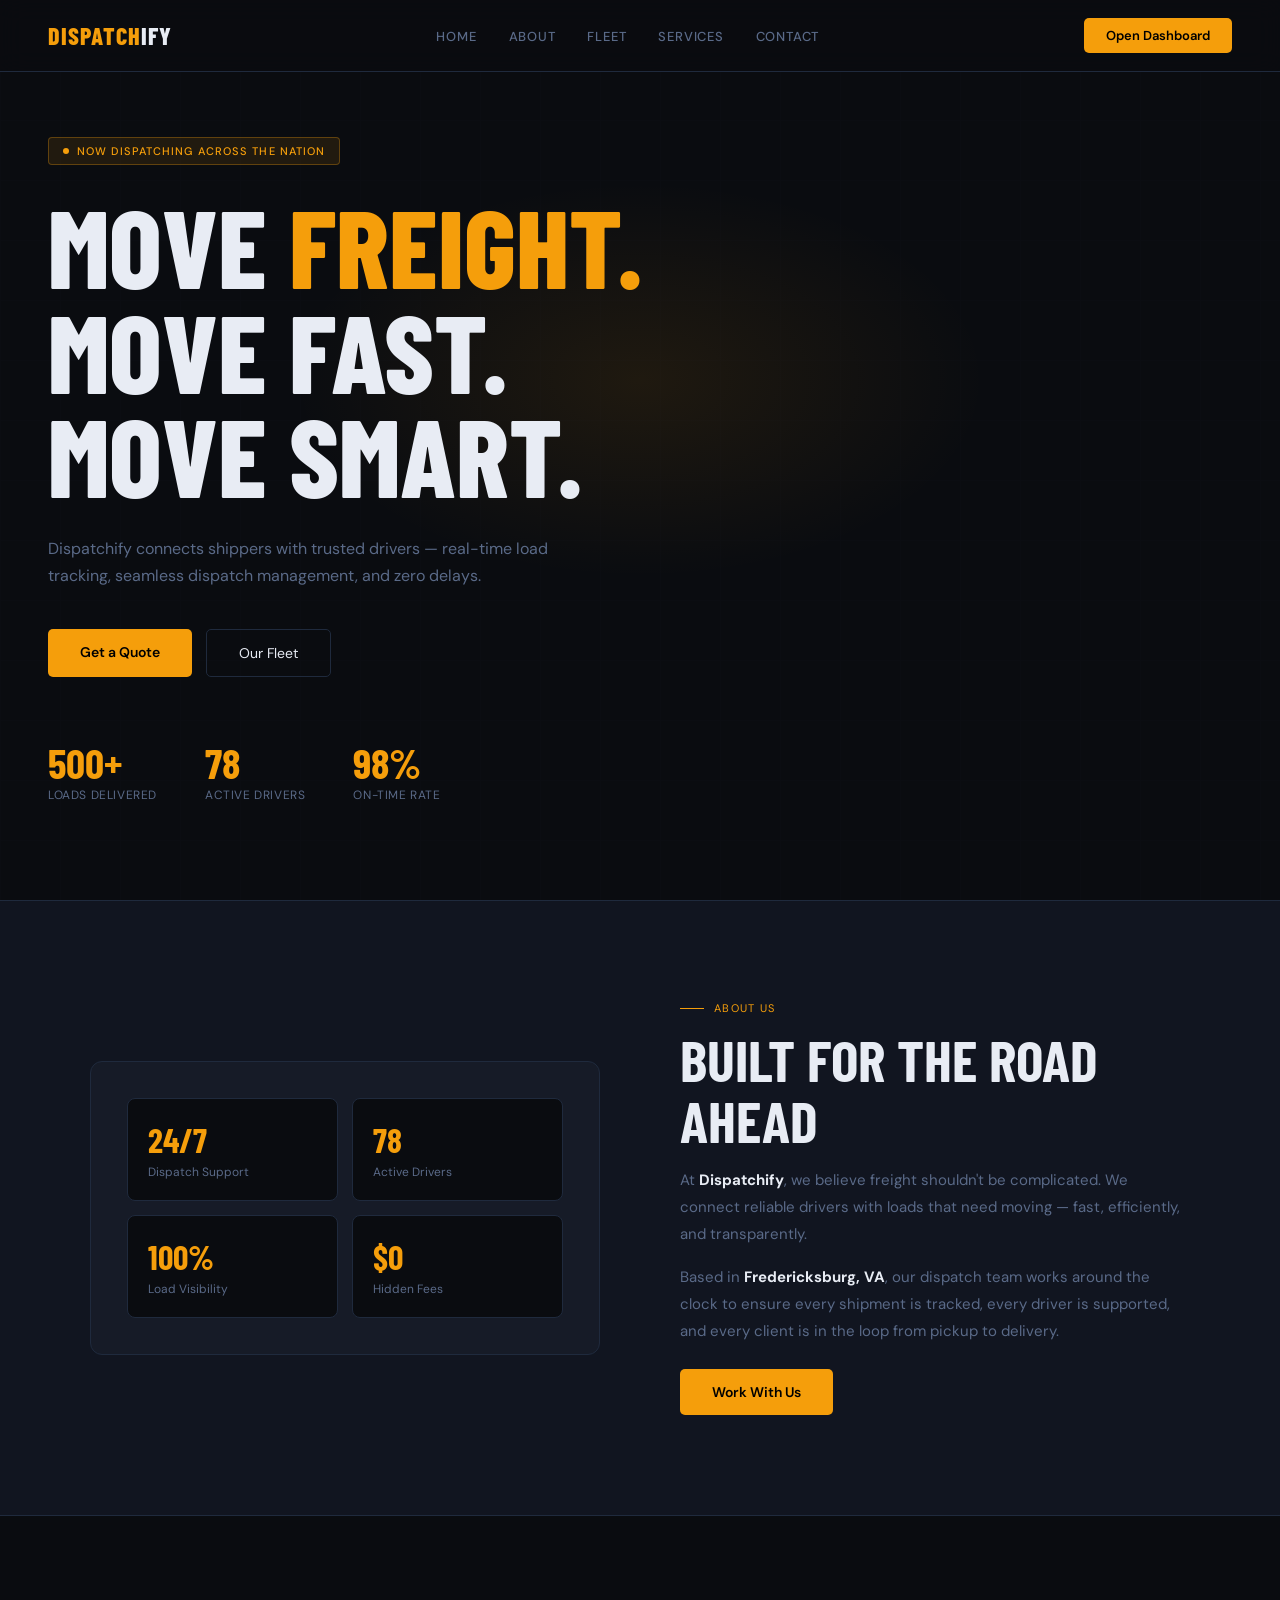
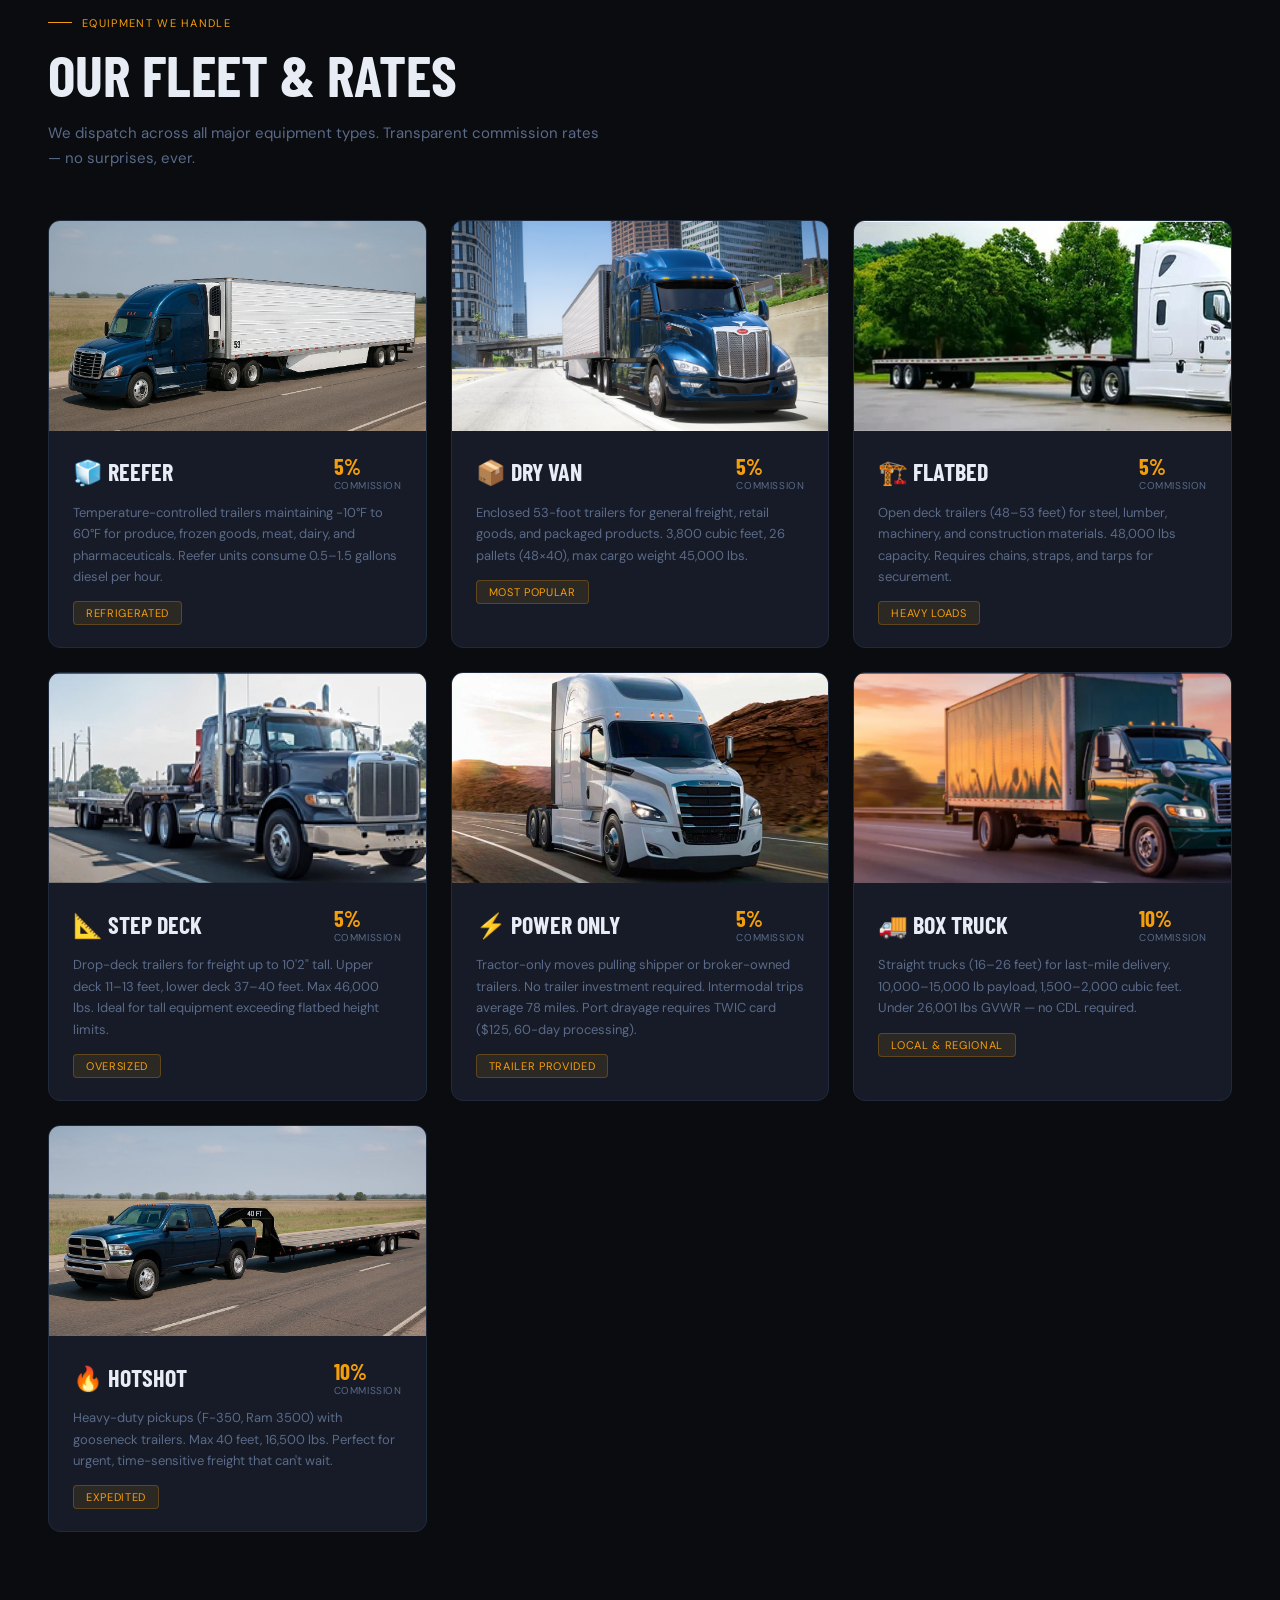
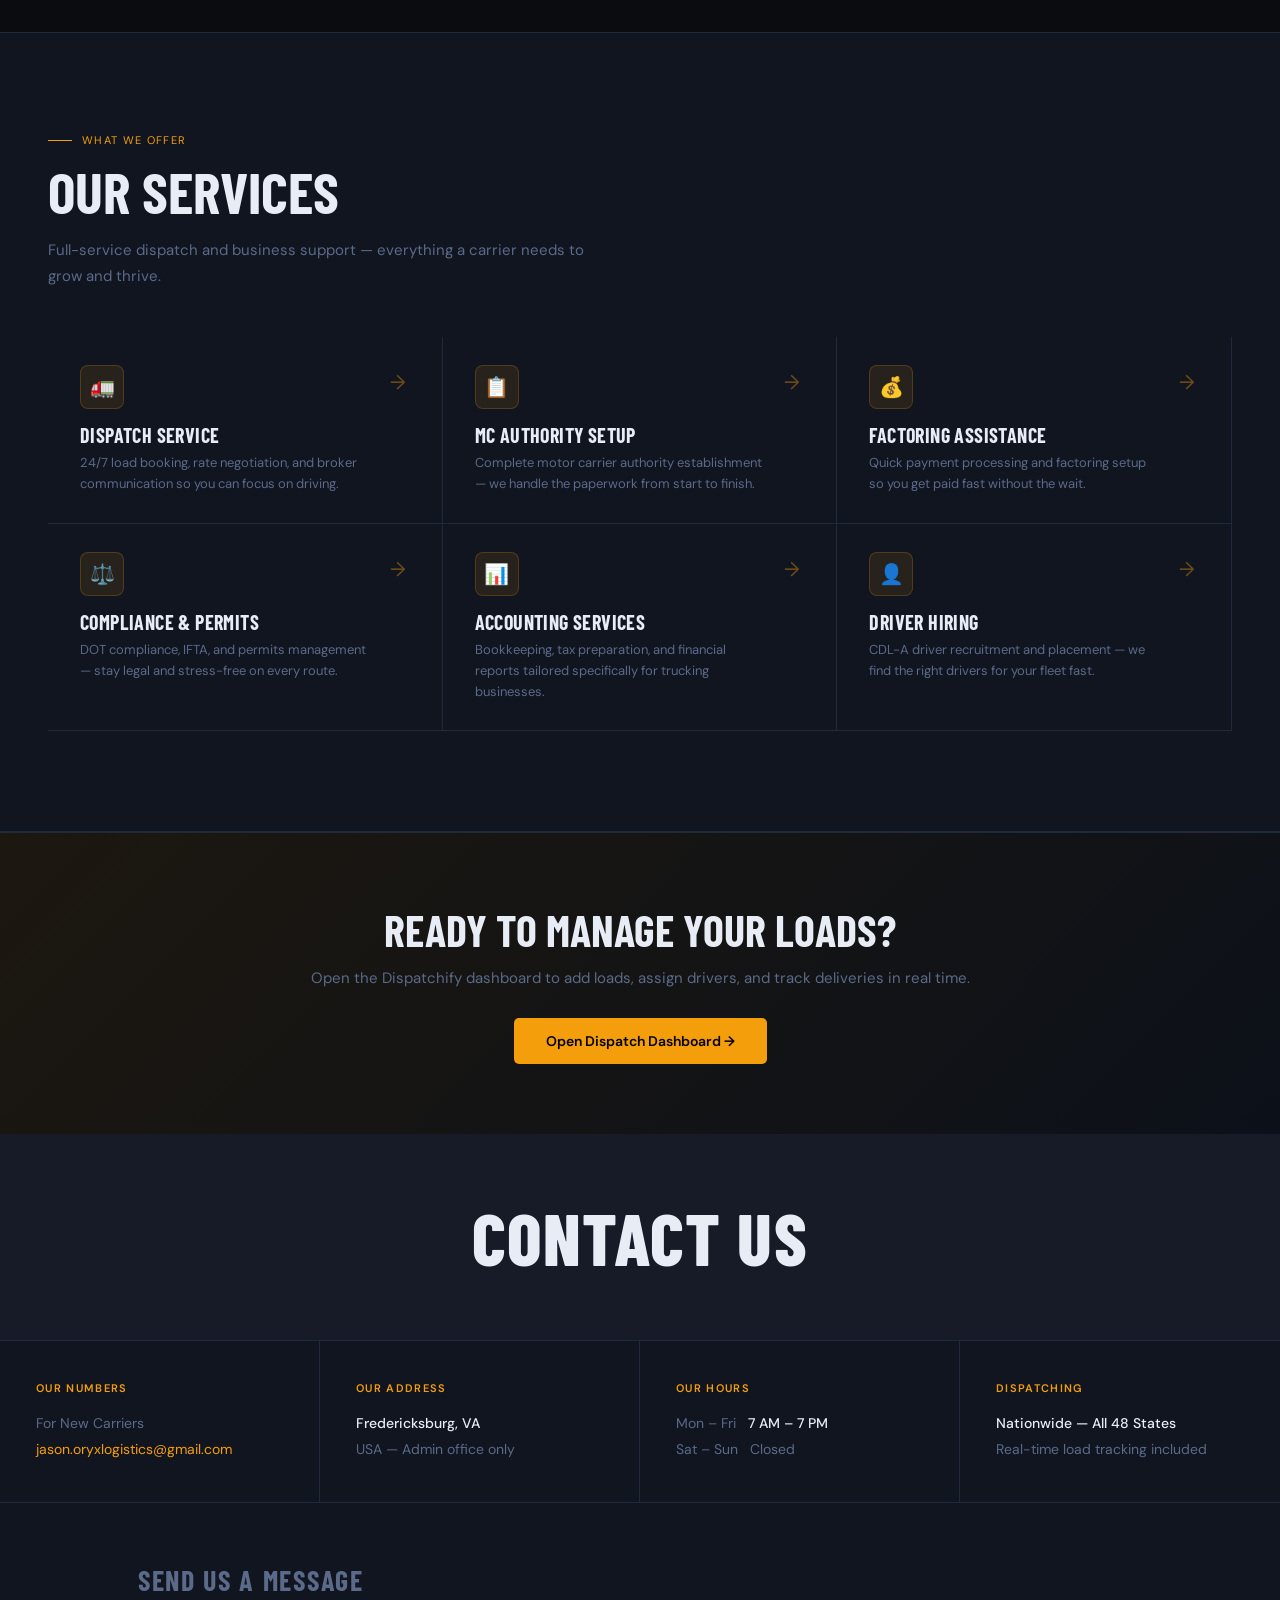
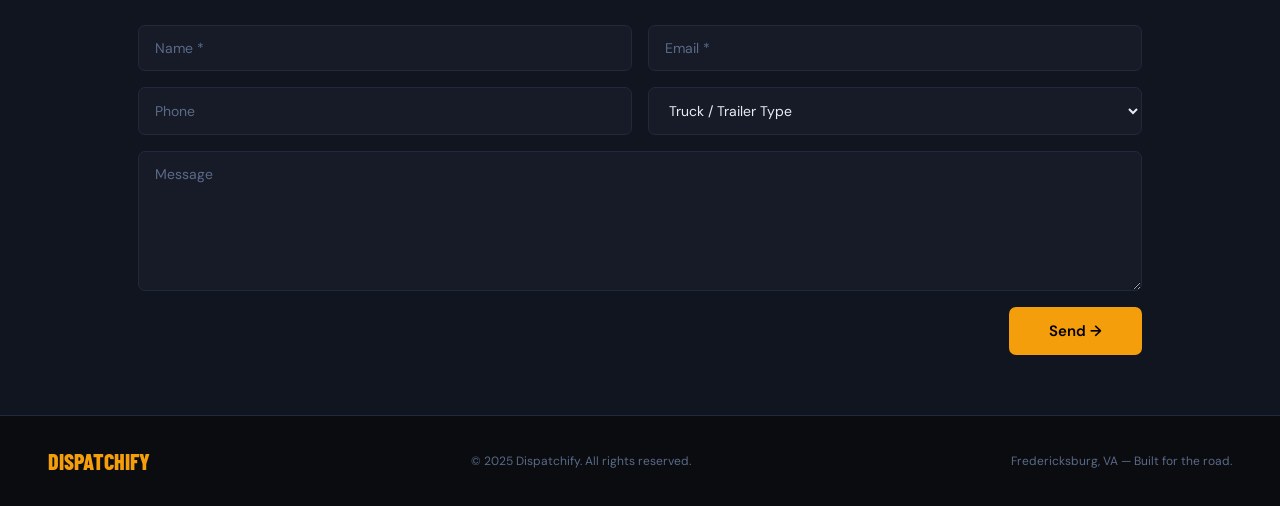
<file: index.html>
<!DOCTYPE html>
<html lang="en">
<head>
  <meta charset="UTF-8">
  <meta name="viewport" content="width=device-width, initial-scale=1.0">
  <title>Dispatchify — Logistics & Trucking</title>
  <link href="https://fonts.googleapis.com/css2?family=Barlow+Condensed:wght@400;600;700;800&family=DM+Sans:wght@300;400;500&display=swap" rel="stylesheet">
  <style>
    *, *::before, *::after { box-sizing: border-box; margin: 0; padding: 0; }
    :root { --bg: #0a0c10; --surface: #111520; --card: #161b27; --border: #1f2a3d; --accent: #f59e0b; --text: #e8ecf4; --muted: #5a6a88; --green: #10b981; }
    html { scroll-behavior: smooth; }
    body { font-family: 'DM Sans', sans-serif; background: var(--bg); color: var(--text); overflow-x: hidden; }

    /* NAV */
    nav { position: fixed; top: 0; left: 0; right: 0; z-index: 100; display: flex; align-items: center; justify-content: space-between; padding: 18px 48px; background: rgba(10,12,16,0.9); backdrop-filter: blur(12px); border-bottom: 1px solid var(--border); }
    .nav-logo { font-family: 'Barlow Condensed', sans-serif; font-size: 24px; font-weight: 800; letter-spacing: 0.04em; color: var(--accent); }
    .nav-logo span { color: var(--text); }
    .nav-links { display: flex; gap: 32px; list-style: none; }
    .nav-links a { font-size: 13px; font-weight: 500; letter-spacing: 0.06em; text-transform: uppercase; color: var(--muted); text-decoration: none; transition: color 0.2s; }
    .nav-links a:hover { color: var(--accent); }
    .nav-cta { padding: 9px 22px; background: var(--accent); color: #000; font-size: 13px; font-weight: 600; border: none; border-radius: 5px; cursor: pointer; text-decoration: none; }

    /* HERO */
    #home { min-height: 100vh; display: flex; align-items: center; padding: 120px 48px 80px; position: relative; overflow: hidden; }
    .hero-grid { position: absolute; inset: 0; opacity: 0.06; background-image: linear-gradient(var(--border) 1px, transparent 1px), linear-gradient(90deg, var(--border) 1px, transparent 1px); background-size: 60px 60px; }
    .hero-glow { position: absolute; top: 20%; left: 50%; transform: translateX(-50%); width: 700px; height: 400px; background: radial-gradient(ellipse, rgba(245,158,11,0.09) 0%, transparent 70%); pointer-events: none; }
    .hero-content { position: relative; max-width: 820px; }
    .hero-tag { display: inline-flex; align-items: center; gap: 8px; background: rgba(245,158,11,0.1); border: 1px solid rgba(245,158,11,0.3); padding: 6px 14px; border-radius: 4px; font-size: 11px; font-weight: 500; letter-spacing: 0.1em; text-transform: uppercase; color: var(--accent); margin-bottom: 28px; }
    .hero-tag::before { content: ''; width: 6px; height: 6px; background: var(--accent); border-radius: 50%; animation: pulse 2s infinite; }
    @keyframes pulse { 0%,100%{opacity:1}50%{opacity:0.3} }
    h1 { font-family: 'Barlow Condensed', sans-serif; font-size: clamp(56px, 9vw, 110px); font-weight: 800; line-height: 0.95; text-transform: uppercase; }
    h1 .highlight { color: var(--accent); }
    .hero-sub { margin-top: 28px; max-width: 520px; font-size: 16px; line-height: 1.7; color: var(--muted); }
    .hero-actions { margin-top: 40px; display: flex; gap: 14px; flex-wrap: wrap; }
    .btn-primary { padding: 14px 32px; background: var(--accent); color: #000; font-size: 14px; font-weight: 600; border: none; border-radius: 5px; cursor: pointer; text-decoration: none; display: inline-block; }
    .btn-outline { padding: 14px 32px; background: transparent; color: var(--text); font-size: 14px; border: 1px solid var(--border); border-radius: 5px; cursor: pointer; text-decoration: none; display: inline-block; }
    .hero-stats { margin-top: 64px; display: flex; gap: 48px; flex-wrap: wrap; }
    .stat-num { font-family: 'Barlow Condensed', sans-serif; font-size: 42px; font-weight: 700; color: var(--accent); line-height: 1; }
    .stat-label { font-size: 12px; color: var(--muted); margin-top: 4px; letter-spacing: 0.05em; text-transform: uppercase; }

    /* SECTIONS */
    section { padding: 100px 48px; }
    .section-tag { font-size: 11px; letter-spacing: 0.12em; text-transform: uppercase; color: var(--accent); margin-bottom: 14px; display: flex; align-items: center; gap: 10px; }
    .section-tag::before { content: ''; width: 24px; height: 1px; background: var(--accent); }
    .section-title { font-family: 'Barlow Condensed', sans-serif; font-size: clamp(36px, 5vw, 58px); font-weight: 700; text-transform: uppercase; line-height: 1.05; margin-bottom: 16px; }
    .section-sub { font-size: 15px; color: var(--muted); max-width: 560px; line-height: 1.7; margin-bottom: 48px; }

    /* ABOUT */
    #about { background: var(--surface); border-top: 1px solid var(--border); border-bottom: 1px solid var(--border); }
    .about-grid { display: grid; grid-template-columns: 1fr 1fr; gap: 80px; align-items: center; max-width: 1100px; margin: 0 auto; }
    .about-visual { background: var(--card); border: 1px solid var(--border); border-radius: 12px; padding: 36px; display: grid; grid-template-columns: 1fr 1fr; gap: 14px; }
    .about-stat { background: var(--bg); border: 1px solid var(--border); border-radius: 8px; padding: 20px; }
    .about-stat-num { font-family: 'Barlow Condensed', sans-serif; font-size: 34px; font-weight: 700; color: var(--accent); }
    .about-stat-label { font-size: 12px; color: var(--muted); margin-top: 4px; }
    .about-text p { font-size: 15px; color: var(--muted); line-height: 1.8; margin-bottom: 16px; }
    .about-text p strong { color: var(--text); }

    /* TRUCK TYPES */
    #trucks { background: var(--bg); }
    .trucks-grid { display: grid; grid-template-columns: repeat(auto-fit, minmax(320px, 1fr)); gap: 24px; }
    .truck-card { background: var(--card); border: 1px solid var(--border); border-radius: 12px; overflow: hidden; transition: transform 0.25s, border-color 0.25s; }
    .truck-card:hover { transform: translateY(-5px); border-color: var(--accent); }
    .truck-img { width: 100%; height: 210px; object-fit: cover; display: block; background: var(--surface); }
    .truck-info { padding: 22px 24px; }
    .truck-header { display: flex; align-items: center; justify-content: space-between; margin-bottom: 10px; }
    .truck-type { font-family: 'Barlow Condensed', sans-serif; font-size: 24px; font-weight: 700; text-transform: uppercase; }
    .truck-commission { font-family: 'Barlow Condensed', sans-serif; font-size: 22px; font-weight: 700; color: var(--accent); }
    .commission-label { font-size: 10px; color: var(--muted); text-align: right; text-transform: uppercase; letter-spacing: 0.06em; }
    .truck-desc { font-size: 13px; color: var(--muted); line-height: 1.65; margin-bottom: 14px; }
    .truck-badge { display: inline-block; padding: 4px 12px; background: rgba(245,158,11,0.1); border: 1px solid rgba(245,158,11,0.25); border-radius: 4px; font-size: 11px; color: var(--accent); letter-spacing: 0.06em; text-transform: uppercase; }

    /* SERVICES */
    #services { background: var(--surface); border-top: 1px solid var(--border); border-bottom: 1px solid var(--border); }
    .services-grid { display: grid; grid-template-columns: repeat(auto-fit, minmax(300px, 1fr)); gap: 0; }
    .service-card { padding: 28px 32px; border-bottom: 1px solid var(--border); border-right: 1px solid var(--border); display: flex; align-items: flex-start; gap: 20px; transition: background 0.2s; cursor: pointer; }
    .service-card:hover { background: var(--card); }
    .service-card:hover .service-arrow { opacity: 1; transform: translateX(0); }
    .service-left { flex: 1; }
    .service-icon-box { width: 44px; height: 44px; background: rgba(245,158,11,0.1); border: 1px solid rgba(245,158,11,0.2); border-radius: 8px; display: flex; align-items: center; justify-content: center; font-size: 20px; margin-bottom: 14px; }
    .service-card h3 { font-family: 'Barlow Condensed', sans-serif; font-size: 20px; font-weight: 700; text-transform: uppercase; margin-bottom: 6px; letter-spacing: 0.02em; }
    .service-card p { font-size: 13px; color: var(--muted); line-height: 1.6; }
    .service-arrow { color: var(--accent); font-size: 20px; opacity: 0.4; transform: translateX(-4px); transition: all 0.2s; margin-top: 4px; flex-shrink: 0; }

    /* CONTACT */
    #contact { background: var(--surface); padding: 0; }
    .contact-hero { background: var(--card); border-bottom: 1px solid var(--border); padding: 60px 48px; text-align: center; }
    .contact-hero h2 { font-family: 'Barlow Condensed', sans-serif; font-size: clamp(40px, 6vw, 72px); font-weight: 800; text-transform: uppercase; letter-spacing: 0.02em; }
    .contact-info-bar { display: grid; grid-template-columns: repeat(4, 1fr); gap: 0; border-bottom: 1px solid var(--border); }
    .info-col { padding: 40px 36px; border-right: 1px solid var(--border); }
    .info-col:last-child { border-right: none; }
    .info-col-title { font-size: 11px; letter-spacing: 0.12em; text-transform: uppercase; color: var(--accent); margin-bottom: 16px; font-weight: 600; }
    .info-col p { font-size: 14px; color: var(--muted); line-height: 1.8; }
    .info-col a { color: var(--accent); text-decoration: none; }
    .info-col a:hover { text-decoration: underline; }
    .info-col .highlight-text { color: var(--text); font-weight: 500; }
    .contact-form-section { padding: 60px 48px; max-width: 1100px; margin: 0 auto; }
    .contact-form-title { font-family: 'Barlow Condensed', sans-serif; font-size: 28px; font-weight: 700; text-transform: uppercase; letter-spacing: 0.06em; color: var(--muted); margin-bottom: 28px; }
    .contact-form { display: grid; grid-template-columns: 1fr 1fr; gap: 16px; }
    .contact-form .full { grid-column: 1 / -1; }
    .contact-form input, .contact-form textarea, .contact-form select { width: 100%; background: var(--card); border: 1px solid var(--border); border-radius: 7px; padding: 13px 16px; color: var(--text); font-family: 'DM Sans', sans-serif; font-size: 14px; outline: none; transition: border-color 0.2s; }
    .contact-form input:focus, .contact-form textarea:focus, .contact-form select:focus { border-color: var(--accent); }
    .contact-form input::placeholder, .contact-form textarea::placeholder { color: var(--muted); }
    .contact-form select option { background: var(--card); }
    .contact-form textarea { resize: vertical; min-height: 140px; }
    .submit-btn { padding: 14px 40px; background: var(--accent); color: #000; font-family: 'DM Sans', sans-serif; font-weight: 600; font-size: 15px; border: none; border-radius: 7px; cursor: pointer; transition: opacity 0.2s; }
    .submit-btn:hover { opacity: 0.85; }

    /* DASHBOARD CTA */
    .dash-cta { padding: 70px 48px; background: linear-gradient(135deg, rgba(245,158,11,0.08) 0%, rgba(59,130,246,0.04) 100%); border-top: 1px solid var(--border); text-align: center; }
    .dash-cta h2 { font-family: 'Barlow Condensed', sans-serif; font-size: 44px; font-weight: 700; text-transform: uppercase; margin-bottom: 12px; }
    .dash-cta p { color: var(--muted); font-size: 15px; margin-bottom: 30px; }

    /* FOOTER */
    footer { padding: 32px 48px; border-top: 1px solid var(--border); display: flex; align-items: center; justify-content: space-between; flex-wrap: wrap; gap: 12px; background: var(--bg); }
    .footer-logo { font-family: 'Barlow Condensed', sans-serif; font-size: 22px; font-weight: 800; color: var(--accent); }
    footer p { font-size: 12px; color: var(--muted); }

    @media (max-width: 900px) {
      .contact-info-bar { grid-template-columns: 1fr 1fr; }
      .info-col:nth-child(2) { border-right: none; }
      .contact-form { grid-template-columns: 1fr; }
      .contact-form .full { grid-column: 1; }
    }
    @media (max-width: 768px) {
      nav { padding: 16px 20px; } .nav-links { display: none; }
      #home, section { padding: 80px 20px; }
      .about-grid { grid-template-columns: 1fr; gap: 40px; }
      .hero-stats { gap: 28px; }
      footer { flex-direction: column; text-align: center; }
      .contact-info-bar { grid-template-columns: 1fr; }
      .info-col { border-right: none; border-bottom: 1px solid var(--border); }
      .contact-hero, .contact-form-section { padding: 40px 20px; }
      .dash-cta { padding: 50px 20px; }
    }
  </style>
</head>
<body>

<nav>
  <div class="nav-logo">DISPATCH<span>IFY</span></div>
  <ul class="nav-links">
    <li><a href="#home">Home</a></li>
    <li><a href="#about">About</a></li>
    <li><a href="#trucks">Fleet</a></li>
    <li><a href="#services">Services</a></li>
    <li><a href="#contact">Contact</a></li>
  </ul>
  <a href="dashboard.html" class="nav-cta">Open Dashboard</a>
</nav>

<!-- HERO -->
<section id="home">
  <div class="hero-grid"></div>
  <div class="hero-glow"></div>
  <div class="hero-content">
    <div class="hero-tag">Now Dispatching Across the Nation</div>
    <h1>Move <span class="highlight">Freight.</span><br>Move Fast.<br>Move Smart.</h1>
    <p class="hero-sub">Dispatchify connects shippers with trusted drivers — real-time load tracking, seamless dispatch management, and zero delays.</p>
    <div class="hero-actions">
      <a href="#contact" class="btn-primary">Get a Quote</a>
      <a href="#trucks" class="btn-outline">Our Fleet</a>
    </div>
    <div class="hero-stats">
      <div class="stat-item"><div class="stat-num">500+</div><div class="stat-label">Loads Delivered</div></div>
      <div class="stat-item"><div class="stat-num">78</div><div class="stat-label">Active Drivers</div></div>
      <div class="stat-item"><div class="stat-num">98%</div><div class="stat-label">On-Time Rate</div></div>
    </div>
  </div>
</section>

<!-- ABOUT -->
<section id="about">
  <div class="about-grid">
    <div class="about-visual">
      <div class="about-stat"><div class="about-stat-num">24/7</div><div class="about-stat-label">Dispatch Support</div></div>
      <div class="about-stat"><div class="about-stat-num">78</div><div class="about-stat-label">Active Drivers</div></div>
      <div class="about-stat"><div class="about-stat-num">100%</div><div class="about-stat-label">Load Visibility</div></div>
      <div class="about-stat"><div class="about-stat-num">$0</div><div class="about-stat-label">Hidden Fees</div></div>
    </div>
    <div class="about-text">
      <div class="section-tag">About Us</div>
      <h2 class="section-title">Built for the Road Ahead</h2>
      <p>At <strong>Dispatchify</strong>, we believe freight shouldn't be complicated. We connect reliable drivers with loads that need moving — fast, efficiently, and transparently.</p>
      <p>Based in <strong>Fredericksburg, VA</strong>, our dispatch team works around the clock to ensure every shipment is tracked, every driver is supported, and every client is in the loop from pickup to delivery.</p>
      <a href="#contact" class="btn-primary" style="margin-top:8px">Work With Us</a>
    </div>
  </div>
</section>

<!-- TRUCK TYPES + RATES -->
<section id="trucks">
  <div class="section-tag">Equipment We Handle</div>
  <h2 class="section-title">Our Fleet & Rates</h2>
  <p class="section-sub">We dispatch across all major equipment types. Transparent commission rates — no surprises, ever.</p>
  <div class="trucks-grid">

    <div class="truck-card">
      <img class="truck-img" src="Reefer.jpg" alt="Reefer Truck">
      <div class="truck-info">
        <div class="truck-header">
          <div class="truck-type">🧊 Reefer</div>
          <div><div class="truck-commission">5%</div><div class="commission-label">Commission</div></div>
        </div>
        <p class="truck-desc">Temperature-controlled trailers maintaining -10°F to 60°F for produce, frozen goods, meat, dairy, and pharmaceuticals. Reefer units consume 0.5–1.5 gallons diesel per hour.</p>
        <span class="truck-badge">Refrigerated</span>
      </div>
    </div>

    <div class="truck-card">
      <img class="truck-img" src="Dry_van.jpg" alt="Dry Van">
      <div class="truck-info">
        <div class="truck-header">
          <div class="truck-type">📦 Dry Van</div>
          <div><div class="truck-commission">5%</div><div class="commission-label">Commission</div></div>
        </div>
        <p class="truck-desc">Enclosed 53-foot trailers for general freight, retail goods, and packaged products. 3,800 cubic feet, 26 pallets (48×40), max cargo weight 45,000 lbs.</p>
        <span class="truck-badge">Most Popular</span>
      </div>
    </div>

    <div class="truck-card">
      <img class="truck-img" src="flatbed.webp" alt="Flatbed">
      <div class="truck-info">
        <div class="truck-header">
          <div class="truck-type">🏗️ Flatbed</div>
          <div><div class="truck-commission">5%</div><div class="commission-label">Commission</div></div>
        </div>
        <p class="truck-desc">Open deck trailers (48–53 feet) for steel, lumber, machinery, and construction materials. 48,000 lbs capacity. Requires chains, straps, and tarps for securement.</p>
        <span class="truck-badge">Heavy Loads</span>
      </div>
    </div>

    <div class="truck-card">
      <img class="truck-img" src="stepdeck.webp" alt="Step Deck">
      <div class="truck-info">
        <div class="truck-header">
          <div class="truck-type">📐 Step Deck</div>
          <div><div class="truck-commission">5%</div><div class="commission-label">Commission</div></div>
        </div>
        <p class="truck-desc">Drop-deck trailers for freight up to 10'2" tall. Upper deck 11–13 feet, lower deck 37–40 feet. Max 46,000 lbs. Ideal for tall equipment exceeding flatbed height limits.</p>
        <span class="truck-badge">Oversized</span>
      </div>
    </div>

    <div class="truck-card">
      <img class="truck-img" src="PO.jpg" alt="Power Only">
      <div class="truck-info">
        <div class="truck-header">
          <div class="truck-type">⚡ Power Only</div>
          <div><div class="truck-commission">5%</div><div class="commission-label">Commission</div></div>
        </div>
        <p class="truck-desc">Tractor-only moves pulling shipper or broker-owned trailers. No trailer investment required. Intermodal trips average 78 miles. Port drayage requires TWIC card ($125, 60-day processing).</p>
        <span class="truck-badge">Trailer Provided</span>
      </div>
    </div>

    <div class="truck-card">
      <img class="truck-img" src="box.webp" alt="Box Truck">
      <div class="truck-info">
        <div class="truck-header">
          <div class="truck-type">🚚 Box Truck</div>
          <div><div class="truck-commission">10%</div><div class="commission-label">Commission</div></div>
        </div>
        <p class="truck-desc">Straight trucks (16–26 feet) for last-mile delivery. 10,000–15,000 lb payload, 1,500–2,000 cubic feet. Under 26,001 lbs GVWR — no CDL required.</p>
        <span class="truck-badge">Local & Regional</span>
      </div>
    </div>

    <div class="truck-card">
      <img class="truck-img" src="hotshot.jpg" alt="Hotshot">
      <div class="truck-info">
        <div class="truck-header">
          <div class="truck-type">🔥 Hotshot</div>
          <div><div class="truck-commission">10%</div><div class="commission-label">Commission</div></div>
        </div>
        <p class="truck-desc">Heavy-duty pickups (F-350, Ram 3500) with gooseneck trailers. Max 40 feet, 16,500 lbs. Perfect for urgent, time-sensitive freight that can't wait.</p>
        <span class="truck-badge">Expedited</span>
      </div>
    </div>

  </div>
</section>

<!-- SERVICES -->
<section id="services">
  <div class="section-tag">What We Offer</div>
  <h2 class="section-title">Our Services</h2>
  <p class="section-sub">Full-service dispatch and business support — everything a carrier needs to grow and thrive.</p>
  <div class="services-grid">

    <div class="service-card">
      <div class="service-left">
        <div class="service-icon-box">🚛</div>
        <h3>Dispatch Service</h3>
        <p>24/7 load booking, rate negotiation, and broker communication so you can focus on driving.</p>
      </div>
      <div class="service-arrow">→</div>
    </div>

    <div class="service-card">
      <div class="service-left">
        <div class="service-icon-box">📋</div>
        <h3>MC Authority Setup</h3>
        <p>Complete motor carrier authority establishment — we handle the paperwork from start to finish.</p>
      </div>
      <div class="service-arrow">→</div>
    </div>

    <div class="service-card">
      <div class="service-left">
        <div class="service-icon-box">💰</div>
        <h3>Factoring Assistance</h3>
        <p>Quick payment processing and factoring setup so you get paid fast without the wait.</p>
      </div>
      <div class="service-arrow">→</div>
    </div>

    <div class="service-card">
      <div class="service-left">
        <div class="service-icon-box">⚖️</div>
        <h3>Compliance & Permits</h3>
        <p>DOT compliance, IFTA, and permits management — stay legal and stress-free on every route.</p>
      </div>
      <div class="service-arrow">→</div>
    </div>

    <div class="service-card">
      <div class="service-left">
        <div class="service-icon-box">📊</div>
        <h3>Accounting Services</h3>
        <p>Bookkeeping, tax preparation, and financial reports tailored specifically for trucking businesses.</p>
      </div>
      <div class="service-arrow">→</div>
    </div>

    <div class="service-card">
      <div class="service-left">
        <div class="service-icon-box">👤</div>
        <h3>Driver Hiring</h3>
        <p>CDL-A driver recruitment and placement — we find the right drivers for your fleet fast.</p>
      </div>
      <div class="service-arrow">→</div>
    </div>

  </div>
</section>

<!-- DASHBOARD CTA -->
<div class="dash-cta">
  <h2>Ready to Manage Your Loads?</h2>
  <p>Open the Dispatchify dashboard to add loads, assign drivers, and track deliveries in real time.</p>
  <a href="dashboard.html" class="btn-primary">Open Dispatch Dashboard →</a>
</div>

<!-- CONTACT -->
<section id="contact">
  <div class="contact-hero">
    <h2>Contact Us</h2>
  </div>

  <div class="contact-info-bar">
    <div class="info-col">
      <div class="info-col-title">Our Numbers</div>
      <p>For New Carriers</p>
      <p><a href="mailto:jason.oryxlogistics@gmail.com">jason.oryxlogistics@gmail.com</a></p>
    </div>
    <div class="info-col">
      <div class="info-col-title">Our Address</div>
      <p class="highlight-text">Fredericksburg, VA</p>
      <p>USA — Admin office only</p>
    </div>
    <div class="info-col">
      <div class="info-col-title">Our Hours</div>
      <p>Mon – Fri &nbsp; <span class="highlight-text">7 AM – 7 PM</span></p>
      <p>Sat – Sun &nbsp; Closed</p>
    </div>
    <div class="info-col">
      <div class="info-col-title">Dispatching</div>
      <p class="highlight-text">Nationwide — All 48 States</p>
      <p>Real-time load tracking included</p>
    </div>
  </div>

  <div class="contact-form-section">
    <div class="contact-form-title">Send Us a Message</div>
    <form class="contact-form" onsubmit="handleSubmit(event)">
      <input type="text" placeholder="Name *" required>
      <input type="email" placeholder="Email *" required>
      <input type="tel" placeholder="Phone">
      <select>
        <option value="" disabled selected>Truck / Trailer Type</option>
        <option>Dry Van</option>
        <option>Reefer</option>
        <option>Flatbed</option>
        <option>Step Deck</option>
        <option>Box Truck</option>
        <option>Hotshot</option>
        <option>Power Only</option>
        <option>Other</option>
      </select>
      <textarea class="full" placeholder="Message"></textarea>
      <div class="full" style="display:flex;justify-content:flex-end">
        <button type="submit" class="submit-btn">Send →</button>
      </div>
    </form>
  </div>
</section>

<footer>
  <div class="footer-logo">DISPATCHIFY</div>
  <p>© 2025 Dispatchify. All rights reserved.</p>
  <p>Fredericksburg, VA — Built for the road.</p>
</footer>

<script>
  function handleSubmit(e) {
    e.preventDefault();
    const btn = e.target.querySelector('.submit-btn');
    btn.textContent = '✓ Sent!';
    btn.style.background = '#10b981';
    setTimeout(() => { btn.textContent = 'Send →'; btn.style.background = ''; e.target.reset(); }, 3000);
  }
  const observer = new IntersectionObserver((entries) => {
    entries.forEach(e => { if (e.isIntersecting) { e.target.style.opacity='1'; e.target.style.transform='translateY(0)'; } });
  }, { threshold: 0.1 });
  document.querySelectorAll('.service-card,.about-stat,.truck-card').forEach(el => {
    el.style.opacity='0'; el.style.transform='translateY(20px)';
    el.style.transition='opacity 0.5s ease, transform 0.5s ease';
    observer.observe(el);
  });
</script>
</body>
</html>
</file>
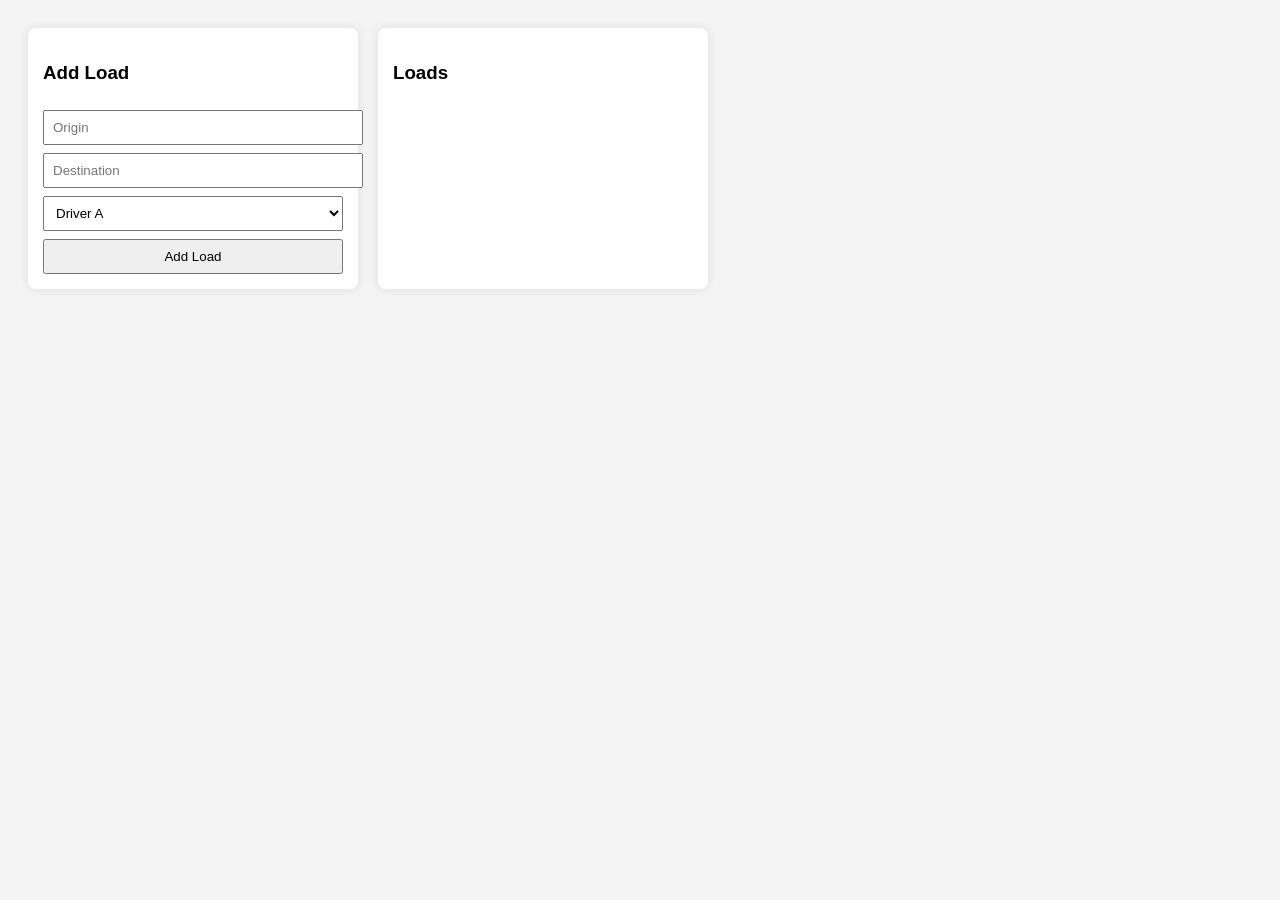
<file: dashboard.html>
<!DOCTYPE html>
<html>
<head>
  <title>Dispatch Dashboard</title>
  <style>
    body {
      font-family: Arial;
      display: flex;
      gap: 20px;
      padding: 20px;
      background: #f4f4f4;
    }

    .box {
      background: white;
      padding: 15px;
      border-radius: 8px;
      width: 300px;
      box-shadow: 0 0 10px rgba(0,0,0,0.1);
    }

    input, select, button {
      width: 100%;
      padding: 8px;
      margin-top: 8px;
    }

    ul {
      list-style: none;
      padding: 0;
    }

    li {
      background: #eee;
      margin: 5px 0;
      padding: 8px;
      border-radius: 5px;
    }

    button {
      cursor: pointer;
    }
  </style>
</head>

<body>

<div class="box">
  <h3>Add Load</h3>
  <input id="origin" placeholder="Origin">
  <input id="destination" placeholder="Destination">

  <select id="driver">
    <option>Driver A</option>
    <option>Driver B</option>
    <option>Driver C</option>
  </select>

  <button onclick="addLoad()">Add Load</button>
</div>

<div class="box">
  <h3>Loads</h3>
  <ul id="loadList"></ul>
</div>

<script>
let loads = [];

function addLoad() {
  let origin = document.getElementById("origin").value;
  let destination = document.getElementById("destination").value;
  let driver = document.getElementById("driver").value;

  loads.push({
    origin,
    destination,
    driver,
    status: "Pending"
  });

  renderLoads();
}

function renderLoads() {
  let list = document.getElementById("loadList");
  list.innerHTML = "";

  loads.forEach((load, index) => {
    list.innerHTML += `
      <li>
        <b>${load.origin}</b> → ${load.destination}<br>
        Driver: ${load.driver}<br>
        Status: ${load.status}<br>
        <button onclick="markAssigned(${index})">Assign</button>
        <button onclick="markDelivered(${index})">Delivered</button>
      </li>
    `;
  });
}

function markAssigned(i) {
  loads[i].status = "Assigned";
  renderLoads();
}

function markDelivered(i) {
  loads[i].status = "Delivered";
  renderLoads();
}
</script>

</body>
</html>
</file>
